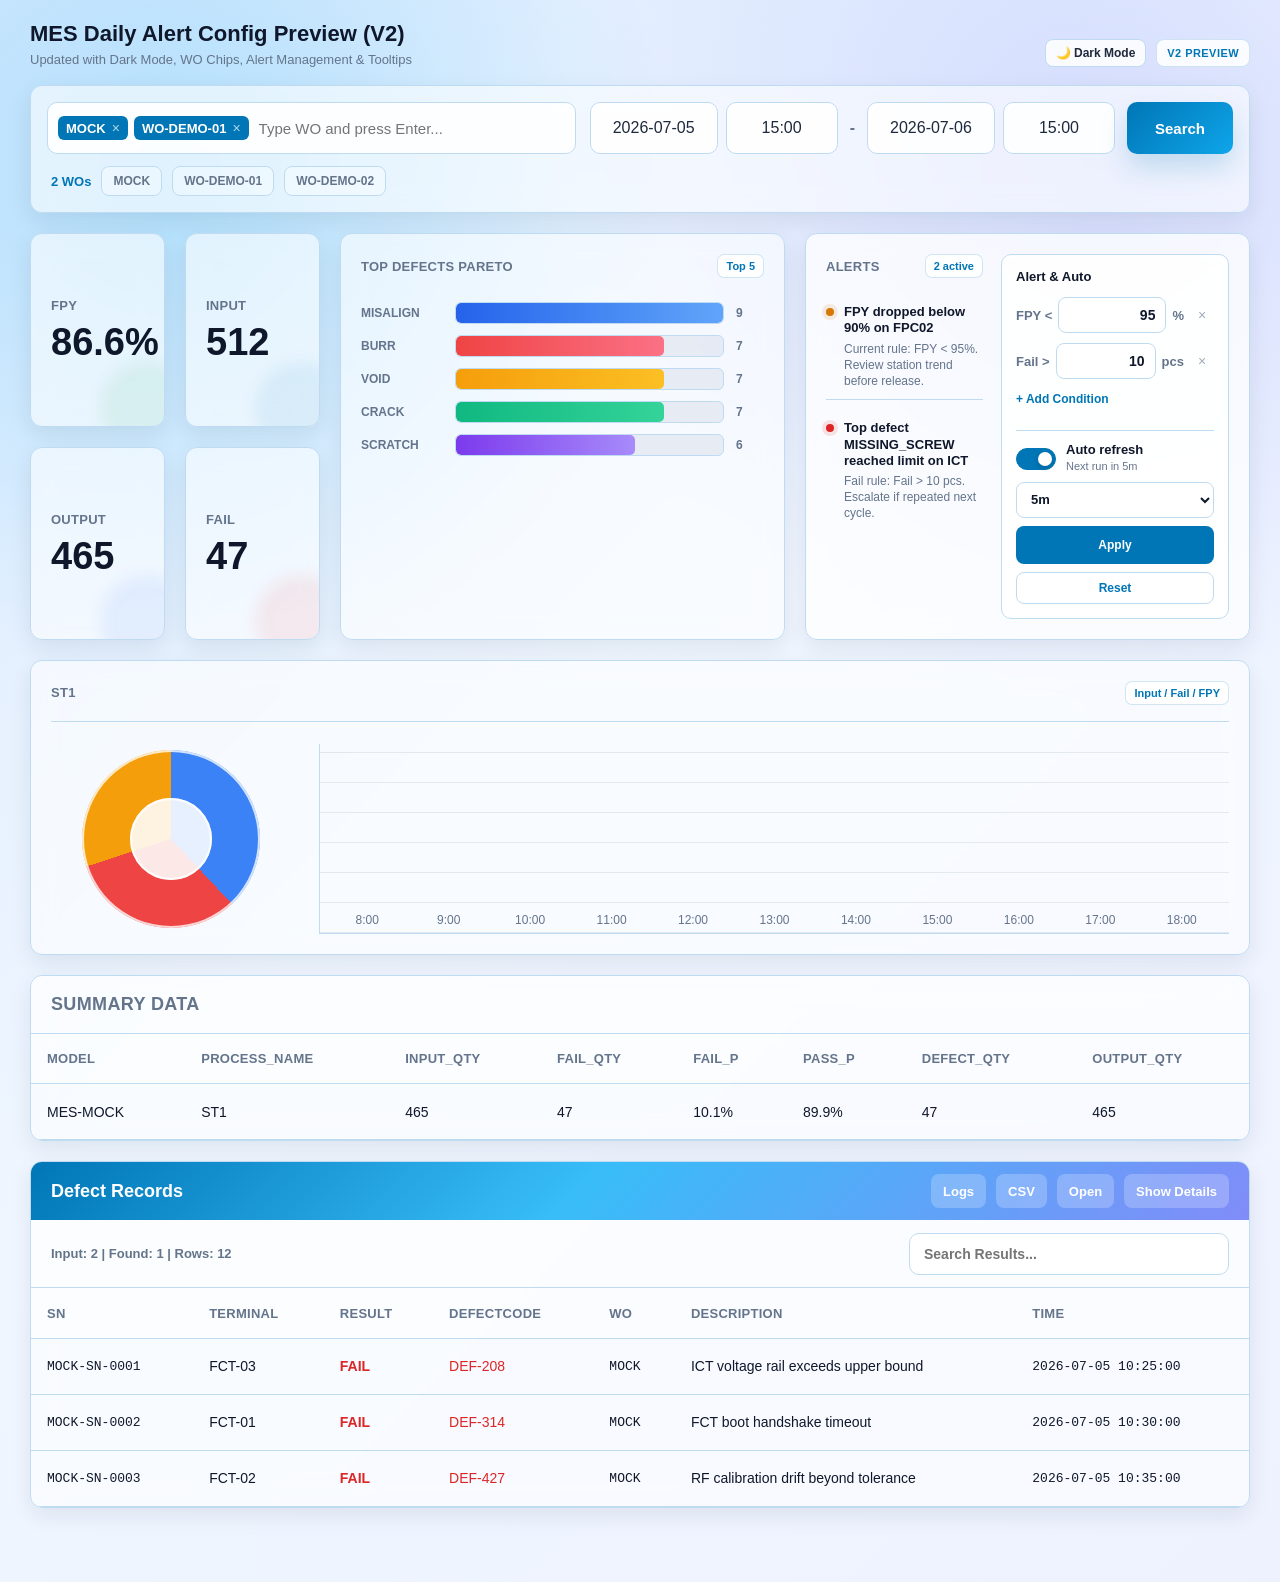
<file: ui/mesdaily-alert-config-preview-v2.html>
<!DOCTYPE html>
<html lang="en">
<head>
    <meta charset="UTF-8">
    <meta name="viewport" content="width=device-width, initial-scale=1.0">
    <title>MES Daily Alert Config Preview - V2</title>
    <style>
        :root {
            --primary: #0076b6;
            --secondary: #38bdf8;
            --violet: #818cf8;
            --panel: rgba(255, 255, 255, 0.58);
            --panel-strong: rgba(255, 255, 255, 0.76);
            --border: #bfdbf1;
            --text: #1e293b;
            --text-strong: #0f172a;
            --muted: #64748b;
            --soft: #eef8ff;
            --green: #16a34a;
            --blue: #2563eb;
            --red: #dc2626;
            --amber: #d97706;
            --shadow: 0 14px 34px rgba(15, 23, 42, 0.10);
            --shadow-soft: 0 8px 22px rgba(15, 23, 42, 0.08);
            --bg-color: #f8fafc;
            --bg-gradient-1: rgba(56, 189, 248, 0.28);
            --bg-gradient-2: rgba(129, 140, 248, 0.24);
            --bg-gradient-3: linear-gradient(135deg, #dbeafe 0%, #eff6ff 44%, #eef2ff 100%);
            --input-bg: rgba(255, 255, 255, 0.88);
            --card-header-bg: rgba(255, 255, 255, 0.36);
            color-scheme: light;
        }

        :root.dark {
            --primary: #38bdf8;
            --secondary: #0284c7;
            --violet: #818cf8;
            --panel: rgba(30, 41, 59, 0.65);
            --panel-strong: rgba(30, 41, 59, 0.85);
            --border: #334155;
            --text: #e2e8f0;
            --text-strong: #f8fafc;
            --muted: #94a3b8;
            --soft: #0f172a;
            --green: #4ade80;
            --blue: #60a5fa;
            --red: #f87171;
            --amber: #fbbf24;
            --bg-color: #0f172a;
            --bg-gradient-1: rgba(2, 132, 199, 0.15);
            --bg-gradient-2: rgba(79, 70, 229, 0.15);
            --bg-gradient-3: linear-gradient(135deg, #0f172a 0%, #1e293b 44%, #0f172a 100%);
            --input-bg: rgba(15, 23, 42, 0.6);
            --card-header-bg: rgba(15, 23, 42, 0.4);
            color-scheme: dark;
        }

        * { box-sizing: border-box; }

        body {
            margin: 0;
            min-height: 100vh;
            font-family: "Segoe UI", Arial, sans-serif;
            color: var(--text);
            background-color: var(--bg-color);
            background-image:
                radial-gradient(circle at 14% 12%, var(--bg-gradient-1), transparent 28%),
                radial-gradient(circle at 86% 10%, var(--bg-gradient-2), transparent 30%),
                var(--bg-gradient-3);
            transition: background-color 0.3s, color 0.3s;
        }

        .page {
            width: min(1220px, calc(100% - 32px));
            margin: 0 auto;
            padding: 20px 0 40px;
        }

        .preview-title {
            display: flex;
            align-items: flex-end;
            justify-content: space-between;
            gap: 16px;
            margin: 2px 0 18px;
        }

        .preview-title h1 {
            margin: 0;
            font-size: 22px;
            line-height: 1.1;
            letter-spacing: 0;
            color: var(--text-strong);
        }

        .preview-title p {
            margin: 6px 0 0;
            font-size: 13px;
            color: var(--muted);
        }

        .header-actions {
            display: flex;
            gap: 10px;
        }

        .theme-toggle {
            display: inline-flex;
            align-items: center;
            min-height: 28px;
            padding: 0 10px;
            border-radius: 8px;
            border: 1px solid var(--border);
            color: var(--text);
            background: var(--input-bg);
            font-size: 12px;
            font-weight: 700;
            cursor: pointer;
        }

        .state-label {
            display: inline-flex;
            align-items: center;
            min-height: 28px;
            padding: 0 10px;
            border-radius: 8px;
            border: 1px solid rgba(0, 118, 182, 0.18);
            color: var(--primary);
            background: var(--input-bg);
            font-size: 11px;
            font-weight: 800;
            text-transform: uppercase;
            letter-spacing: 0.04em;
        }

        .mes-panel {
            display: flex;
            flex-direction: column;
            gap: 20px;
            margin-bottom: 34px;
        }

        .glass-card {
            border: 1px solid var(--border);
            border-radius: 12px;
            background: var(--panel);
            box-shadow: var(--shadow-soft);
            backdrop-filter: blur(12px);
            -webkit-backdrop-filter: blur(12px);
            transition: background 0.3s, border-color 0.3s;
        }

        .control-bar { padding: 16px; }
        .control-row { display: flex; align-items: center; gap: 14px; }

        /* WO Chips Input */
        .wo-chips-container {
            min-height: 52px;
            flex: 1 1 260px;
            border: 1px solid var(--border);
            border-radius: 10px;
            background: var(--input-bg);
            color: var(--text);
            padding: 8px 10px;
            display: flex;
            flex-wrap: wrap;
            gap: 6px;
            align-items: center;
            cursor: text;
            transition: border-color 0.2s, box-shadow 0.2s;
        }

        .wo-chips-container:focus-within {
            border-color: rgba(0, 118, 182, 0.72);
            box-shadow: 0 0 0 3px rgba(56, 189, 248, 0.18);
        }

        .wo-chip {
            display: inline-flex;
            align-items: center;
            gap: 6px;
            background: var(--primary);
            color: white;
            padding: 4px 8px;
            border-radius: 6px;
            font-size: 13px;
            font-weight: 600;
        }

        .wo-chip button {
            background: none;
            border: none;
            color: white;
            cursor: pointer;
            padding: 0;
            display: inline-flex;
            align-items: center;
            justify-content: center;
            font-size: 14px;
            opacity: 0.7;
        }

        .wo-chip button:hover { opacity: 1; }

        .wo-chips-container input {
            border: none;
            background: transparent;
            outline: none;
            font: inherit;
            font-size: 15px;
            color: var(--text);
            flex: 1;
            min-width: 120px;
            padding: 4px;
        }

        .control-tools {
            display: flex;
            align-items: center;
            gap: 12px;
            flex-wrap: wrap;
            justify-content: flex-end;
        }

        .time-group { display: flex; align-items: center; gap: 8px; }

        .time-box {
            width: 112px;
            min-height: 52px;
            border: 1px solid var(--border);
            border-radius: 10px;
            background: var(--input-bg);
            color: var(--text);
            padding: 0 12px;
            text-align: center;
            font: inherit;
            font-size: 16px;
            outline: none;
            transition: border-color 0.2s, box-shadow 0.2s;
        }

        .time-box.date { width: 128px; }
        .time-box:focus {
            border-color: rgba(0, 118, 182, 0.72);
            box-shadow: 0 0 0 3px rgba(56, 189, 248, 0.18);
        }

        .dash { color: var(--muted); font-weight: 700; }

        .primary-btn {
            min-height: 52px;
            border: 0;
            border-radius: 10px;
            padding: 0 28px;
            color: #fff;
            background: linear-gradient(135deg, var(--primary), #0ea5e9);
            font: inherit;
            font-weight: 800;
            font-size: 15px;
            cursor: pointer;
            box-shadow: 0 14px 28px rgba(0, 118, 182, 0.20);
        }

        .meta-row {
            display: flex;
            align-items: center;
            gap: 10px;
            margin-top: 12px;
            padding-left: 4px;
            color: var(--primary);
            font-size: 13px;
            font-weight: 700;
        }

        .history-pill {
            border: 1px solid var(--border);
            border-radius: 8px;
            background: var(--card-header-bg);
            color: var(--muted);
            padding: 7px 11px;
            font-size: 12px;
            font-weight: 600;
        }

        .bento {
            display: grid;
            grid-template-columns: repeat(12, minmax(0, 1fr));
            gap: 20px;
        }

        .kpi-grid {
            grid-column: span 3;
            display: grid;
            grid-template-columns: repeat(2, minmax(0, 1fr));
            gap: 20px;
        }

        .kpi-card {
            min-height: 132px;
            padding: 20px;
            display: flex;
            flex-direction: column;
            justify-content: center;
            overflow: hidden;
            position: relative;
        }

        .kpi-card::after {
            content: "";
            position: absolute;
            right: -28px;
            bottom: -28px;
            width: 92px;
            height: 92px;
            border-radius: 999px;
            background: currentColor;
            opacity: 0.08;
            filter: blur(8px);
        }

        .eyebrow {
            margin: 0 0 10px;
            color: var(--muted);
            font-size: 13px;
            font-weight: 850;
            text-transform: uppercase;
            letter-spacing: 0.02em;
        }

        .kpi-value {
            font-size: 38px;
            line-height: 1;
            font-weight: 900;
            letter-spacing: 0;
            color: var(--text-strong);
        }

        .green { color: var(--green); }
        .blue { color: var(--blue); }
        .red { color: var(--red); }
        .primary { color: var(--primary); }
        .amber { color: var(--amber); }

        .analytics-grid {
            grid-column: span 9;
            display: grid;
            grid-template-columns: 1.1fr 1.1fr;
            gap: 20px;
        }

        .chart-card,
        .alerts-card,
        .summary-card,
        .records-card,
        .save-card {
            overflow: hidden;
        }

        .chart-card,
        .alerts-card {
            min-height: 280px;
            padding: 20px;
        }

        .chart-card {
            display: flex;
            flex-direction: column;
        }

        .alerts-card {
            display: grid;
            grid-template-columns: minmax(0, 1fr) 228px;
            gap: 18px;
            background: var(--panel-strong);
        }

        .card-header {
            display: flex;
            align-items: center;
            justify-content: space-between;
            gap: 12px;
            margin-bottom: 16px;
        }

        .card-title {
            margin: 0;
            color: var(--muted);
            font-size: 13px;
            font-weight: 850;
            text-transform: uppercase;
            letter-spacing: 0.02em;
        }

        .subtle-chip {
            display: inline-flex;
            align-items: center;
            min-height: 24px;
            padding: 0 8px;
            border-radius: 7px;
            border: 1px solid rgba(0, 118, 182, 0.18);
            color: var(--primary);
            background: var(--input-bg);
            font-size: 11px;
            font-weight: 800;
        }

        .empty-box {
            min-height: 120px;
            display: flex;
            align-items: center;
            justify-content: center;
            border: 1px dashed var(--border);
            border-radius: 10px;
            color: var(--muted);
            background: var(--card-header-bg);
            font-size: 14px;
        }

        .pareto {
            display: grid;
            grid-template-columns: 82px minmax(0, 1fr) 28px;
            gap: 11px 12px;
            align-items: center;
            margin-top: 8px;
            color: var(--muted);
            font-size: 12px;
            font-weight: 700;
        }

        .bar-track {
            height: 22px;
            border-radius: 6px;
            background: rgba(148, 163, 184, 0.16);
            overflow: hidden;
            border: 1px solid var(--border);
            position: relative;
        }

        .bar {
            height: 100%;
            border-radius: 5px;
            background: linear-gradient(90deg, #2563eb, #60a5fa);
            cursor: pointer;
        }
        
        .bar:hover {
            filter: brightness(1.1);
        }

        .bar.redbar { background: linear-gradient(90deg, #ef4444, #fb7185); }
        .bar.amberbar { background: linear-gradient(90deg, #f59e0b, #fbbf24); }
        .bar.greenbar { background: linear-gradient(90deg, #10b981, #34d399); }
        .bar.purplebar { background: linear-gradient(90deg, #7c3aed, #a78bfa); }

        .alert-list {
            display: flex;
            flex-direction: column;
            gap: 10px;
        }

        .alert-row {
            display: grid;
            grid-template-columns: 8px minmax(0, 1fr);
            gap: 10px;
            padding: 10px 0;
            border-bottom: 1px solid var(--border);
        }

        .alert-row:last-child { border-bottom: 0; }

        .dot {
            width: 8px;
            height: 8px;
            border-radius: 999px;
            margin-top: 5px;
            background: var(--amber);
            box-shadow: 0 0 0 4px rgba(217, 119, 6, 0.13);
        }

        .dot.critical {
            background: var(--red);
            box-shadow: 0 0 0 4px rgba(220, 38, 38, 0.12);
        }

        .alert-row strong {
            display: block;
            color: var(--text-strong);
            font-size: 13px;
            line-height: 1.25;
        }

        .alert-row span {
            display: block;
            margin-top: 4px;
            color: var(--muted);
            font-size: 12px;
            line-height: 1.35;
        }

        .rules-box {
            border: 1px solid var(--border);
            border-radius: 10px;
            background: var(--input-bg);
            padding: 14px;
            align-self: start;
        }

        .rules-title {
            display: flex;
            align-items: center;
            justify-content: space-between;
            gap: 10px;
            margin-bottom: 12px;
        }

        .rules-title h3 {
            margin: 0;
            font-size: 13px;
            color: var(--text-strong);
            font-weight: 850;
        }

        .saved {
            color: var(--green);
            font-size: 11px;
            font-weight: 800;
            opacity: 0;
            transition: opacity 0.3s;
        }
        
        .saved.show {
            opacity: 1;
        }

        .rule-line {
            display: grid;
            grid-template-columns: auto minmax(50px, 1fr) auto 24px;
            align-items: center;
            gap: 6px;
            min-height: 38px;
            color: var(--muted);
            font-size: 13px;
            font-weight: 700;
            margin-bottom: 8px;
        }

        .rule-line .delete-rule {
            display: inline-flex;
            align-items: center;
            justify-content: center;
            width: 24px;
            height: 24px;
            color: var(--muted);
            cursor: pointer;
            border-radius: 4px;
            background: none;
            border: none;
            font-size: 14px;
            opacity: 0.6;
            transition: opacity 0.2s, background 0.2s, color 0.2s;
        }

        .rule-line .delete-rule:hover {
            opacity: 1;
            color: var(--red);
            background: rgba(220, 38, 38, 0.1);
        }

        .add-rule-btn {
            display: inline-flex;
            align-items: center;
            gap: 4px;
            background: none;
            border: none;
            color: var(--primary);
            font-size: 12px;
            font-weight: 700;
            cursor: pointer;
            padding: 4px 0;
            margin-bottom: 8px;
        }
        
        .add-rule-btn:hover {
            text-decoration: underline;
        }

        .rule-divider {
            height: 1px;
            margin: 12px 0;
            background: var(--border);
        }

        .auto-line {
            display: grid;
            grid-template-columns: auto minmax(0, 1fr);
            align-items: center;
            gap: 10px;
            margin-bottom: 8px;
        }

        .toggle {
            width: 40px;
            height: 22px;
            border-radius: 999px;
            border: 1px solid var(--border);
            background: rgba(0, 118, 182, 0.12);
            position: relative;
            cursor: pointer;
        }

        .toggle::after {
            content: "";
            position: absolute;
            top: 3px;
            left: 3px;
            width: 14px;
            height: 14px;
            border-radius: 999px;
            background: #fff;
            box-shadow: 0 2px 5px rgba(15, 23, 42, 0.18);
            transition: left 0.2s;
        }

        .toggle.on {
            background: var(--primary);
            border-color: var(--primary);
        }

        .toggle.on::after {
            left: 21px;
        }

        .auto-copy {
            display: flex;
            flex-direction: column;
            gap: 2px;
            min-width: 0;
        }

        .auto-copy strong {
            color: var(--text-strong);
            font-size: 13px;
            line-height: 1.15;
        }

        .auto-copy span {
            color: var(--muted);
            font-size: 11px;
            line-height: 1.25;
        }

        .auto-select {
            width: 100%;
            min-height: 36px;
            border: 1px solid var(--border);
            border-radius: 8px;
            background: var(--input-bg);
            color: var(--text-strong);
            padding: 0 10px;
            font: inherit;
            font-size: 13px;
            font-weight: 750;
            outline: none;
        }

        .rule-input {
            width: 100%;
            min-height: 36px;
            border: 1px solid var(--border);
            border-radius: 8px;
            background: var(--input-bg);
            color: var(--text-strong);
            padding: 0 10px;
            text-align: right;
            font: inherit;
            font-size: 14px;
            outline: none;
        }
        
        .rule-input:focus {
            border-color: rgba(0, 118, 182, 0.72);
            box-shadow: 0 0 0 3px rgba(56, 189, 248, 0.18);
        }

        .apply-btn {
            width: 100%;
            min-height: 38px;
            margin-top: 8px;
            border: 0;
            border-radius: 8px;
            color: #fff;
            background: var(--primary);
            font: inherit;
            font-size: 12px;
            font-weight: 850;
            cursor: pointer;
            display: flex;
            align-items: center;
            justify-content: center;
            gap: 6px;
            transition: background 0.2s, color 0.2s;
        }
        
        .apply-btn.loading {
            background: var(--muted);
            pointer-events: none;
        }
        
        .apply-btn.success {
            background: var(--green);
        }

        .ghost-btn {
            width: 100%;
            min-height: 32px;
            margin-top: 8px;
            border: 1px solid var(--border);
            border-radius: 8px;
            color: var(--primary);
            background: var(--card-header-bg);
            font: inherit;
            font-size: 12px;
            font-weight: 800;
            cursor: pointer;
        }

        .station-card {
            grid-column: span 12;
            padding: 20px;
            min-height: 220px;
        }

        .station-body {
            display: grid;
            grid-template-columns: 240px minmax(0, 1fr);
            gap: 28px;
            align-items: center;
            border-top: 1px solid var(--border);
            padding-top: 22px;
        }

        .donut {
            width: 178px;
            height: 178px;
            border-radius: 999px;
            background: conic-gradient(#3b82f6 0 38%, #ef4444 38% 70%, #f59e0b 70% 100%);
            position: relative;
            margin: auto;
            box-shadow: inset 0 0 0 2px rgba(255,255,255,0.78);
        }

        .donut::after {
            content: "";
            position: absolute;
            inset: 48px;
            border-radius: 999px;
            background: var(--input-bg);
            box-shadow: inset 0 0 0 2px rgba(255,255,255,0.86);
        }

        .trend {
            height: 190px;
            display: flex;
            align-items: end;
            gap: 11px;
            padding: 18px 12px 28px;
            border-left: 1px solid var(--border);
            border-bottom: 1px solid var(--border);
            background:
                repeating-linear-gradient(to top, rgba(100, 116, 139, 0.14), rgba(100, 116, 139, 0.14) 1px, transparent 1px, transparent 30px);
        }

        .trend-col {
            flex: 1;
            min-width: 20px;
            position: relative;
            display: flex;
            align-items: end;
            justify-content: center;
            gap: 3px;
        }
        
        .trend-col:hover .input-bar, .trend-col:hover .fail-bar {
            filter: brightness(1.2);
            cursor: pointer;
        }

        .input-bar,
        .fail-bar {
            width: 40%;
            border-radius: 3px 3px 0 0;
            transition: filter 0.2s;
        }

        .input-bar { background: linear-gradient(180deg, #60a5fa, #3b82f6); }
        .fail-bar { background: linear-gradient(180deg, #fb7185, #ef4444); }

        .x-label {
            position: absolute;
            bottom: -22px;
            left: 50%;
            transform: translateX(-50%);
            color: var(--muted);
            font-size: 12px;
        }

        .summary-card {
            grid-column: span 12;
        }

        .section-head {
            min-height: 58px;
            display: flex;
            align-items: center;
            justify-content: space-between;
            gap: 14px;
            padding: 0 20px;
            border-bottom: 1px solid var(--border);
            background: var(--card-header-bg);
        }

        .section-head.gradient {
            min-height: 58px;
            border: 0;
            color: #fff;
            background: linear-gradient(135deg, var(--primary) 0%, var(--secondary) 45%, var(--violet) 100%);
        }

        .section-head h2 {
            margin: 0;
            font-size: 18px;
            line-height: 1;
        }

        .head-actions {
            display: flex;
            align-items: center;
            gap: 10px;
            flex-wrap: wrap;
            justify-content: flex-end;
        }

        .mini-btn {
            min-height: 34px;
            border: 0;
            border-radius: 8px;
            padding: 0 12px;
            color: #fff;
            background: rgba(255, 255, 255, 0.22);
            font: inherit;
            font-size: 13px;
            font-weight: 800;
            cursor: pointer;
        }

        .records-toolbar {
            min-height: 68px;
            display: flex;
            align-items: center;
            justify-content: space-between;
            gap: 16px;
            padding: 0 20px;
            border-bottom: 1px solid var(--border);
            color: var(--muted);
            background: var(--card-header-bg);
            font-size: 13px;
            font-weight: 700;
        }

        .search-box {
            position: relative;
            width: min(320px, 42vw);
        }

        .search-box input {
            width: 100%;
            min-height: 42px;
            border: 1px solid var(--border);
            border-radius: 10px;
            background: var(--input-bg);
            color: var(--text-strong);
            padding: 0 14px;
            font: inherit;
            font-size: 14px;
            outline: none;
        }

        .table-wrap {
            overflow-x: auto;
        }

        table {
            width: 100%;
            min-width: 920px;
            border-collapse: collapse;
            text-align: left;
            white-space: nowrap;
        }

        th {
            height: 50px;
            padding: 0 16px;
            border-bottom: 1px solid var(--border);
            color: var(--muted);
            font-size: 13px;
            font-weight: 850;
            text-transform: uppercase;
            letter-spacing: 0.02em;
            background: var(--card-header-bg);
        }

        td {
            height: 56px;
            padding: 0 16px;
            color: var(--text-strong);
            font-size: 14px;
            border-bottom: 1px solid var(--border);
        }

        .empty-row td {
            text-align: center;
            color: var(--muted);
            height: 86px;
        }

        .mono {
            font-family: "Consolas", "SFMono-Regular", monospace;
            font-size: 13px;
        }

        .result-fail {
            color: var(--red);
            font-weight: 900;
        }

        .save-card {
            margin-top: 0;
        }

        .save-body {
            padding: 20px 24px 24px;
            display: flex;
            flex-direction: column;
            gap: 16px;
        }

        .check-line {
            display: flex;
            align-items: center;
            gap: 12px;
            color: var(--text-strong);
            font-size: 14px;
        }

        .fake-check {
            width: 20px;
            height: 20px;
            border: 1px solid var(--muted);
            border-radius: 4px;
            background: var(--input-bg);
        }

        .output-row {
            display: grid;
            grid-template-columns: minmax(0, 1fr) 140px;
            gap: 14px;
        }

        .output-input {
            min-height: 52px;
            border: 1px solid var(--border);
            border-radius: 10px;
            background: var(--input-bg);
            color: var(--text-strong);
            padding: 0 16px;
            font: inherit;
            font-size: 16px;
            outline: none;
        }

        .browse-btn {
            min-height: 52px;
            border: 1px solid var(--border);
            border-radius: 10px;
            color: var(--muted);
            background: var(--card-header-bg);
            font: inherit;
            font-weight: 750;
            cursor: pointer;
        }

        @media (max-width: 980px) {
            .control-row,
            .records-toolbar {
                align-items: stretch;
                flex-direction: column;
            }

            .control-tools,
            .time-group,
            .primary-btn,
            .search-box { width: 100%; }

            .time-box,
            .time-box.date { width: 100%; }

            .kpi-grid,
            .analytics-grid,
            .station-card,
            .summary-card { grid-column: span 12; }

            .alerts-card { grid-template-columns: 1fr; }
            .station-body { grid-template-columns: 1fr; }
            .output-row { grid-template-columns: 1fr; }
        }
    </style>
</head>
<body>
    <main class="page">
        <div class="preview-title">
            <div>
                <h1>MES Daily Alert Config Preview (V2)</h1>
                <p>Updated with Dark Mode, WO Chips, Alert Management & Tooltips</p>
            </div>
            <div class="header-actions">
                <button class="theme-toggle" id="themeToggle">🌙 Dark Mode</button>
                <span class="state-label">V2 Preview</span>
            </div>
        </div>

        <!-- MOCK State -->
        <section class="mes-panel">
            <div class="glass-card control-bar">
                <div class="control-row">
                    <!-- Updated WO Input: Chips Container -->
                    <div class="wo-chips-container" id="woChips">
                        <div class="wo-chip">MOCK <button title="Remove">×</button></div>
                        <div class="wo-chip">WO-DEMO-01 <button title="Remove">×</button></div>
                        <input type="text" placeholder="Type WO and press Enter..." id="woInput">
                    </div>
                    
                    <div class="control-tools">
                        <div class="time-group">
                            <input class="time-box date" value="2026-07-05" readonly>
                            <input class="time-box" value="15:00">
                        </div>
                        <span class="dash">-</span>
                        <div class="time-group">
                            <input class="time-box date" value="2026-07-06" readonly>
                            <input class="time-box" value="15:00">
                        </div>
                        <button class="primary-btn">Search</button>
                    </div>
                </div>
                <div class="meta-row">
                    <span>2 WOs</span>
                    <span class="history-pill">MOCK</span>
                    <span class="history-pill">WO-DEMO-01</span>
                    <span class="history-pill">WO-DEMO-02</span>
                </div>
            </div>

            <div class="bento">
                <div class="kpi-grid">
                    <div class="glass-card kpi-card green">
                        <p class="eyebrow">FPY</p>
                        <div class="kpi-value">86.6%</div>
                    </div>
                    <div class="glass-card kpi-card primary">
                        <p class="eyebrow">Input</p>
                        <div class="kpi-value">512</div>
                    </div>
                    <div class="glass-card kpi-card blue">
                        <p class="eyebrow">Output</p>
                        <div class="kpi-value">465</div>
                    </div>
                    <div class="glass-card kpi-card red">
                        <p class="eyebrow">Fail</p>
                        <div class="kpi-value">47</div>
                    </div>
                </div>

                <div class="analytics-grid">
                    <div class="glass-card chart-card">
                        <div class="card-header">
                            <p class="card-title">Top Defects Pareto</p>
                            <span class="subtle-chip">Top 5</span>
                        </div>
                        <div class="pareto">
                            <span>MISALIGN</span><div class="bar-track" title="MISALIGN: 9 pcs"><div class="bar" style="width: 100%"></div></div><span>9</span>
                            <span>BURR</span><div class="bar-track" title="BURR: 7 pcs"><div class="bar redbar" style="width: 78%"></div></div><span>7</span>
                            <span>VOID</span><div class="bar-track" title="VOID: 7 pcs"><div class="bar amberbar" style="width: 78%"></div></div><span>7</span>
                            <span>CRACK</span><div class="bar-track" title="CRACK: 7 pcs"><div class="bar greenbar" style="width: 78%"></div></div><span>7</span>
                            <span>SCRATCH</span><div class="bar-track" title="SCRATCH: 6 pcs"><div class="bar purplebar" style="width: 67%"></div></div><span>6</span>
                        </div>
                    </div>

                    <div class="glass-card alerts-card">
                        <div>
                            <div class="card-header">
                                <p class="card-title red">Alerts</p>
                                <span class="subtle-chip amber">2 active</span>
                            </div>
                            <div class="alert-list">
                                <div class="alert-row">
                                    <span class="dot"></span>
                                    <div>
                                        <strong>FPY dropped below 90% on FPC02</strong>
                                        <span>Current rule: FPY &lt; 95%. Review station trend before release.</span>
                                    </div>
                                </div>
                                <div class="alert-row">
                                    <span class="dot critical"></span>
                                    <div>
                                        <strong>Top defect MISSING_SCREW reached limit on ICT</strong>
                                        <span>Fail rule: Fail &gt; 10 pcs. Escalate if repeated next cycle.</span>
                                    </div>
                                </div>
                            </div>
                        </div>

                        <aside class="rules-box">
                            <div class="rules-title">
                                <h3>Alert & Auto</h3>
                                <span class="saved" id="saveStatus">✓ Saved</span>
                            </div>
                            
                            <!-- Alert Rules List -->
                            <div id="rulesList">
                                <div class="rule-line">
                                    <span>FPY &lt;</span>
                                    <input class="rule-input" value="95">
                                    <span>%</span>
                                    <button class="delete-rule" title="Delete Rule">×</button>
                                </div>
                                <div class="rule-line">
                                    <span>Fail &gt;</span>
                                    <input class="rule-input" value="10">
                                    <span>pcs</span>
                                    <button class="delete-rule" title="Delete Rule">×</button>
                                </div>
                            </div>
                            
                            <!-- Add Rule Button -->
                            <button class="add-rule-btn" id="addRuleBtn">+ Add Condition</button>
                            
                            <div class="rule-divider"></div>
                            <div class="auto-line">
                                <span class="toggle on" id="autoToggle"></span>
                                <span class="auto-copy">
                                    <strong>Auto refresh</strong>
                                    <span>Next run in 5m</span>
                                </span>
                            </div>
                            <select class="auto-select">
                                <option selected>5m</option>
                                <option>10m</option>
                                <option>30m</option>
                            </select>
                            
                            <!-- Updated Apply Button -->
                            <button class="apply-btn" id="applyBtn">Apply</button>
                            <button class="ghost-btn">Reset</button>
                        </aside>
                    </div>
                </div>

                <div class="glass-card station-card">
                    <div class="card-header">
                        <p class="card-title">ST1</p>
                        <span class="subtle-chip">Input / Fail / FPY</span>
                    </div>
                    <div class="station-body">
                        <div class="donut" aria-hidden="true" title="Yield Distribution: 89.9% Pass, 10.1% Fail"></div>
                        <div class="trend" aria-hidden="true">
                            <div class="trend-col" title="8:00 - Input: 78, Fail: 10"><div class="input-bar" style="height: 78%"></div><div class="fail-bar" style="height: 10%"></div><span class="x-label">8:00</span></div>
                            <div class="trend-col" title="9:00 - Input: 72, Fail: 3"><div class="input-bar" style="height: 72%"></div><div class="fail-bar" style="height: 3%"></div><span class="x-label">9:00</span></div>
                            <div class="trend-col" title="10:00 - Input: 88, Fail: 6"><div class="input-bar" style="height: 88%"></div><div class="fail-bar" style="height: 6%"></div><span class="x-label">10:00</span></div>
                            <div class="trend-col" title="11:00 - Input: 68, Fail: 4"><div class="input-bar" style="height: 68%"></div><div class="fail-bar" style="height: 4%"></div><span class="x-label">11:00</span></div>
                            <div class="trend-col" title="12:00 - Input: 75, Fail: 10"><div class="input-bar" style="height: 75%"></div><div class="fail-bar" style="height: 10%"></div><span class="x-label">12:00</span></div>
                            <div class="trend-col" title="13:00 - Input: 86, Fail: 5"><div class="input-bar" style="height: 86%"></div><div class="fail-bar" style="height: 5%"></div><span class="x-label">13:00</span></div>
                            <div class="trend-col" title="14:00 - Input: 82, Fail: 9"><div class="input-bar" style="height: 82%"></div><div class="fail-bar" style="height: 9%"></div><span class="x-label">14:00</span></div>
                            <div class="trend-col" title="15:00 - Input: 66, Fail: 5"><div class="input-bar" style="height: 66%"></div><div class="fail-bar" style="height: 5%"></div><span class="x-label">15:00</span></div>
                            <div class="trend-col" title="16:00 - Input: 78, Fail: 9"><div class="input-bar" style="height: 78%"></div><div class="fail-bar" style="height: 9%"></div><span class="x-label">16:00</span></div>
                            <div class="trend-col" title="17:00 - Input: 63, Fail: 5"><div class="input-bar" style="height: 63%"></div><div class="fail-bar" style="height: 5%"></div><span class="x-label">17:00</span></div>
                            <div class="trend-col" title="18:00 - Input: 66, Fail: 5"><div class="input-bar" style="height: 66%"></div><div class="fail-bar" style="height: 5%"></div><span class="x-label">18:00</span></div>
                        </div>
                    </div>
                </div>

                <div class="glass-card summary-card">
                    <div class="section-head">
                        <h2 class="card-title primary">Summary Data</h2>
                    </div>
                    <div class="table-wrap">
                        <table>
                            <thead>
                                <tr>
                                    <th>Model</th>
                                    <th>Process_Name</th>
                                    <th>Input_Qty</th>
                                    <th>Fail_Qty</th>
                                    <th>Fail_P</th>
                                    <th>Pass_P</th>
                                    <th>Defect_Qty</th>
                                    <th>Output_Qty</th>
                                </tr>
                            </thead>
                            <tbody>
                                <tr>
                                    <td>MES-MOCK</td>
                                    <td>ST1</td>
                                    <td>465</td>
                                    <td>47</td>
                                    <td>10.1%</td>
                                    <td>89.9%</td>
                                    <td>47</td>
                                    <td>465</td>
                                </tr>
                            </tbody>
                        </table>
                    </div>
                </div>
            </div>

            <section class="glass-card records-card">
                <div class="section-head gradient">
                    <h2>Defect Records</h2>
                    <div class="head-actions">
                        <button class="mini-btn">Logs</button>
                        <button class="mini-btn">CSV</button>
                        <button class="mini-btn">Open</button>
                        <button class="mini-btn detail-toggle">Show Details</button>
                    </div>
                </div>
                <div class="records-toolbar">
                    <span>Input: 2 | Found: 1 | Rows: 12</span>
                    <div class="search-box"><input placeholder="Search Results..."></div>
                </div>
                <div class="table-wrap">
                    <table class="records-table hide-details">
                        <thead>
                            <tr>
                                <th>SN</th>
                                <th>Terminal</th>
                                <th>Result</th>
                                <th>DefectCode</th>
                                <th class="detail-col">WO</th>
                                <th class="detail-col">Description</th>
                                <th>Time</th>
                            </tr>
                        </thead>
                        <tbody>
                            <tr>
                                <td class="mono">MOCK-SN-0001</td>
                                <td>FCT-03</td>
                                <td class="result-fail">FAIL</td>
                                <td class="red">DEF-208</td>
                                <td class="mono detail-col">MOCK</td>
                                <td class="detail-col">ICT voltage rail exceeds upper bound</td>
                                <td class="mono">2026-07-05 10:25:00</td>
                            </tr>
                            <tr>
                                <td class="mono">MOCK-SN-0002</td>
                                <td>FCT-01</td>
                                <td class="result-fail">FAIL</td>
                                <td class="red">DEF-314</td>
                                <td class="mono detail-col">MOCK</td>
                                <td class="detail-col">FCT boot handshake timeout</td>
                                <td class="mono">2026-07-05 10:30:00</td>
                            </tr>
                            <tr>
                                <td class="mono">MOCK-SN-0003</td>
                                <td>FCT-02</td>
                                <td class="result-fail">FAIL</td>
                                <td class="red">DEF-427</td>
                                <td class="mono detail-col">MOCK</td>
                                <td class="detail-col">RF calibration drift beyond tolerance</td>
                                <td class="mono">2026-07-05 10:35:00</td>
                            </tr>
                        </tbody>
                    </table>
                </div>
            </section>
        </section>
    </main>

    <script>
        // 1. Dark Mode Toggle
        const themeToggle = document.getElementById('themeToggle');
        themeToggle.addEventListener('click', () => {
            document.documentElement.classList.toggle('dark');
            const isDark = document.documentElement.classList.contains('dark');
            themeToggle.textContent = isDark ? '☀️ Light Mode' : '🌙 Dark Mode';
        });

        // 2. WO Chips Input Logic
        const woInput = document.getElementById('woInput');
        const woChipsContainer = document.getElementById('woChips');
        
        function createChip(text) {
            const chip = document.createElement('div');
            chip.className = 'wo-chip';
            chip.innerHTML = \`\${text} <button title="Remove">×</button>\`;
            chip.querySelector('button').addEventListener('click', () => chip.remove());
            return chip;
        }

        woInput.addEventListener('keydown', (e) => {
            if (e.key === 'Enter' || e.key === ',') {
                e.preventDefault();
                const text = woInput.value.trim().replace(/,$/, '');
                if (text) {
                    woChipsContainer.insertBefore(createChip(text), woInput);
                    woInput.value = '';
                }
            }
        });
        
        // Handle delete clicks on existing chips
        woChipsContainer.querySelectorAll('.wo-chip button').forEach(btn => {
            btn.addEventListener('click', (e) => e.target.parentElement.remove());
        });

        // 3. Toggle Details
        document.querySelectorAll('.detail-toggle').forEach((button) => {
            button.addEventListener('click', () => {
                const panel = button.closest('.records-card');
                const table = panel && panel.querySelector('.records-table');
                if (!table) return;
                table.classList.toggle('hide-details');
                button.textContent = table.classList.contains('hide-details') ? 'Show Details' : 'Hide Details';
            });
        });

        // 4. Alert Rules Management
        const autoToggle = document.getElementById('autoToggle');
        autoToggle.addEventListener('click', () => autoToggle.classList.toggle('on'));

        // Delete Rule
        document.getElementById('rulesList').addEventListener('click', (e) => {
            if (e.target.classList.contains('delete-rule')) {
                e.target.parentElement.remove();
            }
        });

        // Add Rule
        document.getElementById('addRuleBtn').addEventListener('click', () => {
            const list = document.getElementById('rulesList');
            const newRule = document.createElement('div');
            newRule.className = 'rule-line';
            newRule.innerHTML = \`
                <select class="auto-select" style="min-height: 32px; width: 80px; padding: 0 4px;">
                    <option>Fail &gt;</option>
                    <option>FPY &lt;</option>
                    <option>Consecutive</option>
                </select>
                <input class="rule-input" value="3">
                <span>pcs</span>
                <button class="delete-rule" title="Delete Rule">×</button>
            \`;
            list.appendChild(newRule);
        });

        // 5. Apply Button Feedback
        const applyBtn = document.getElementById('applyBtn');
        const saveStatus = document.getElementById('saveStatus');

        applyBtn.addEventListener('click', () => {
            if (applyBtn.classList.contains('loading')) return;
            
            // Loading state
            applyBtn.classList.add('loading');
            applyBtn.innerHTML = '⟳ Saving...';
            saveStatus.classList.remove('show');
            
            // Simulate network request
            setTimeout(() => {
                applyBtn.classList.remove('loading');
                applyBtn.classList.add('success');
                applyBtn.innerHTML = '✓ Saved';
                saveStatus.classList.add('show');
                
                // Reset button
                setTimeout(() => {
                    applyBtn.classList.remove('success');
                    applyBtn.innerHTML = 'Apply';
                }, 2000);
            }, 800);
        });
    </script>
</body>
</html>
</file>
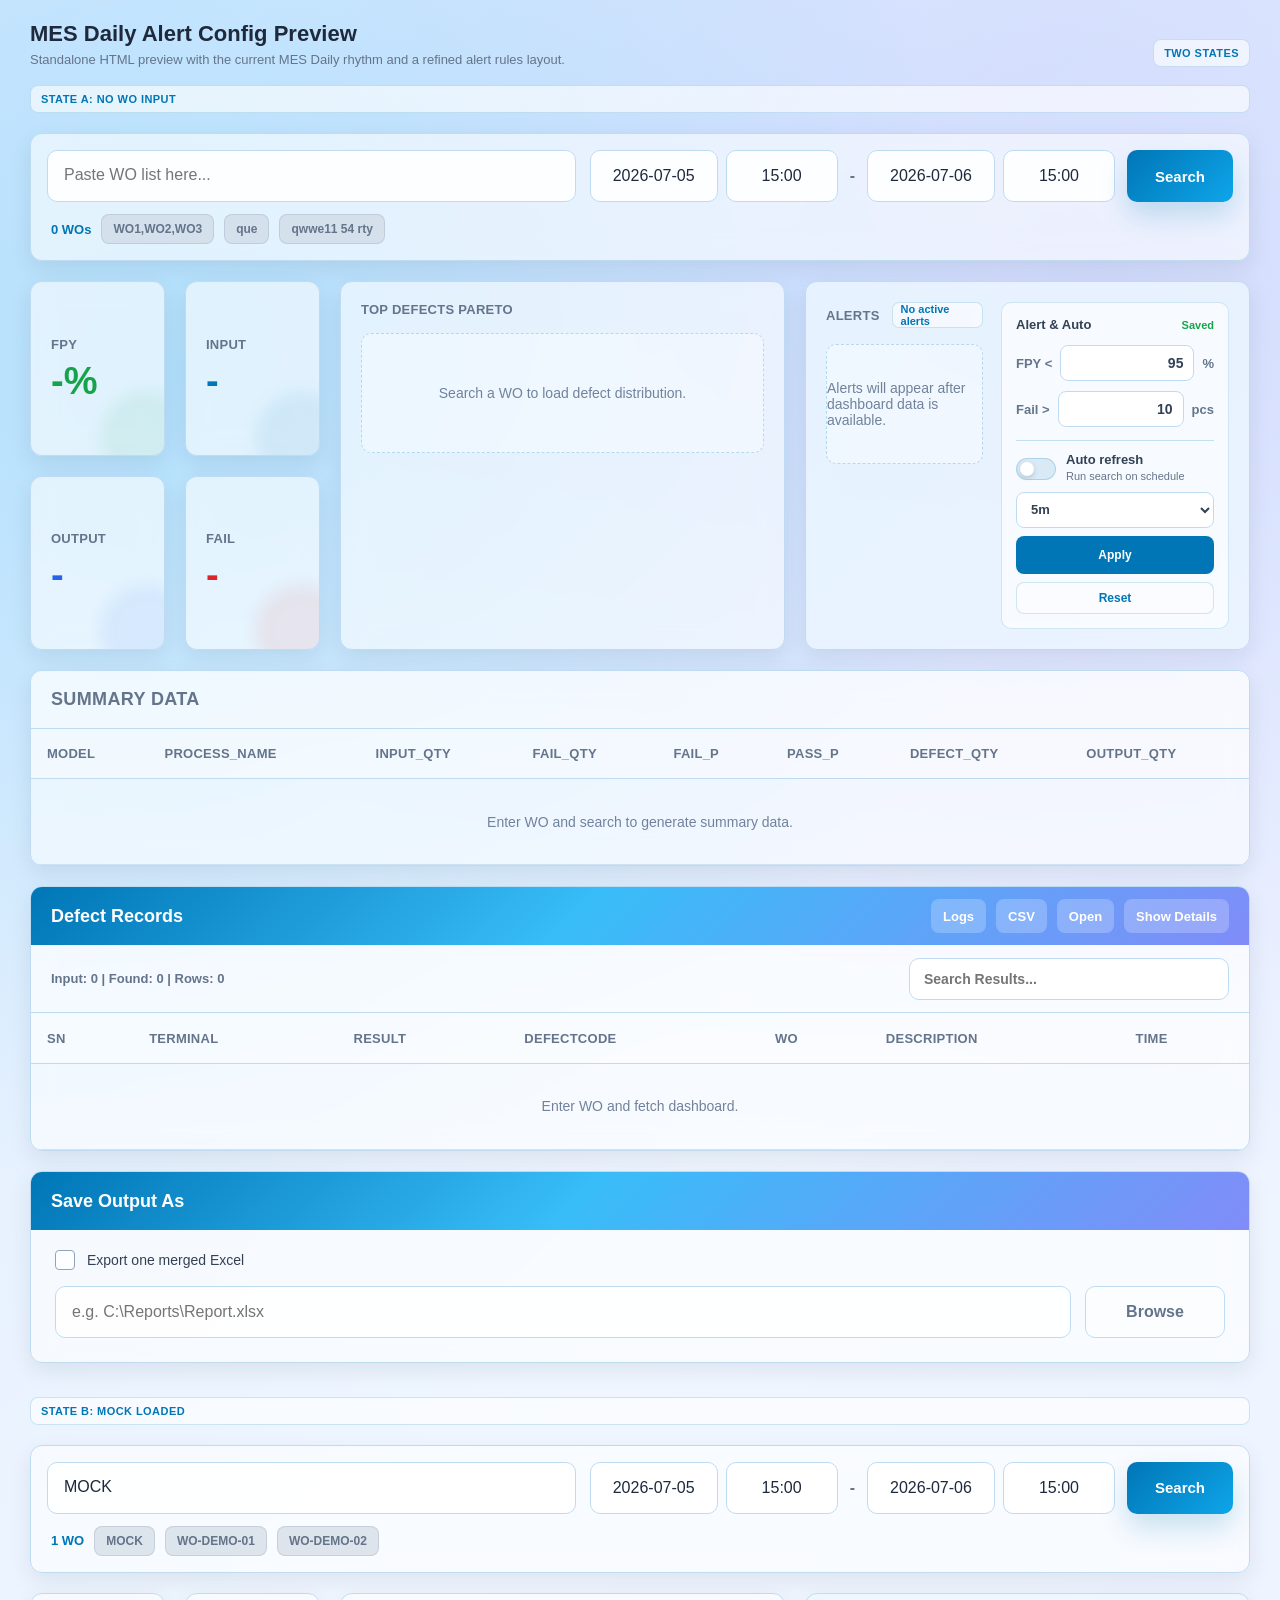
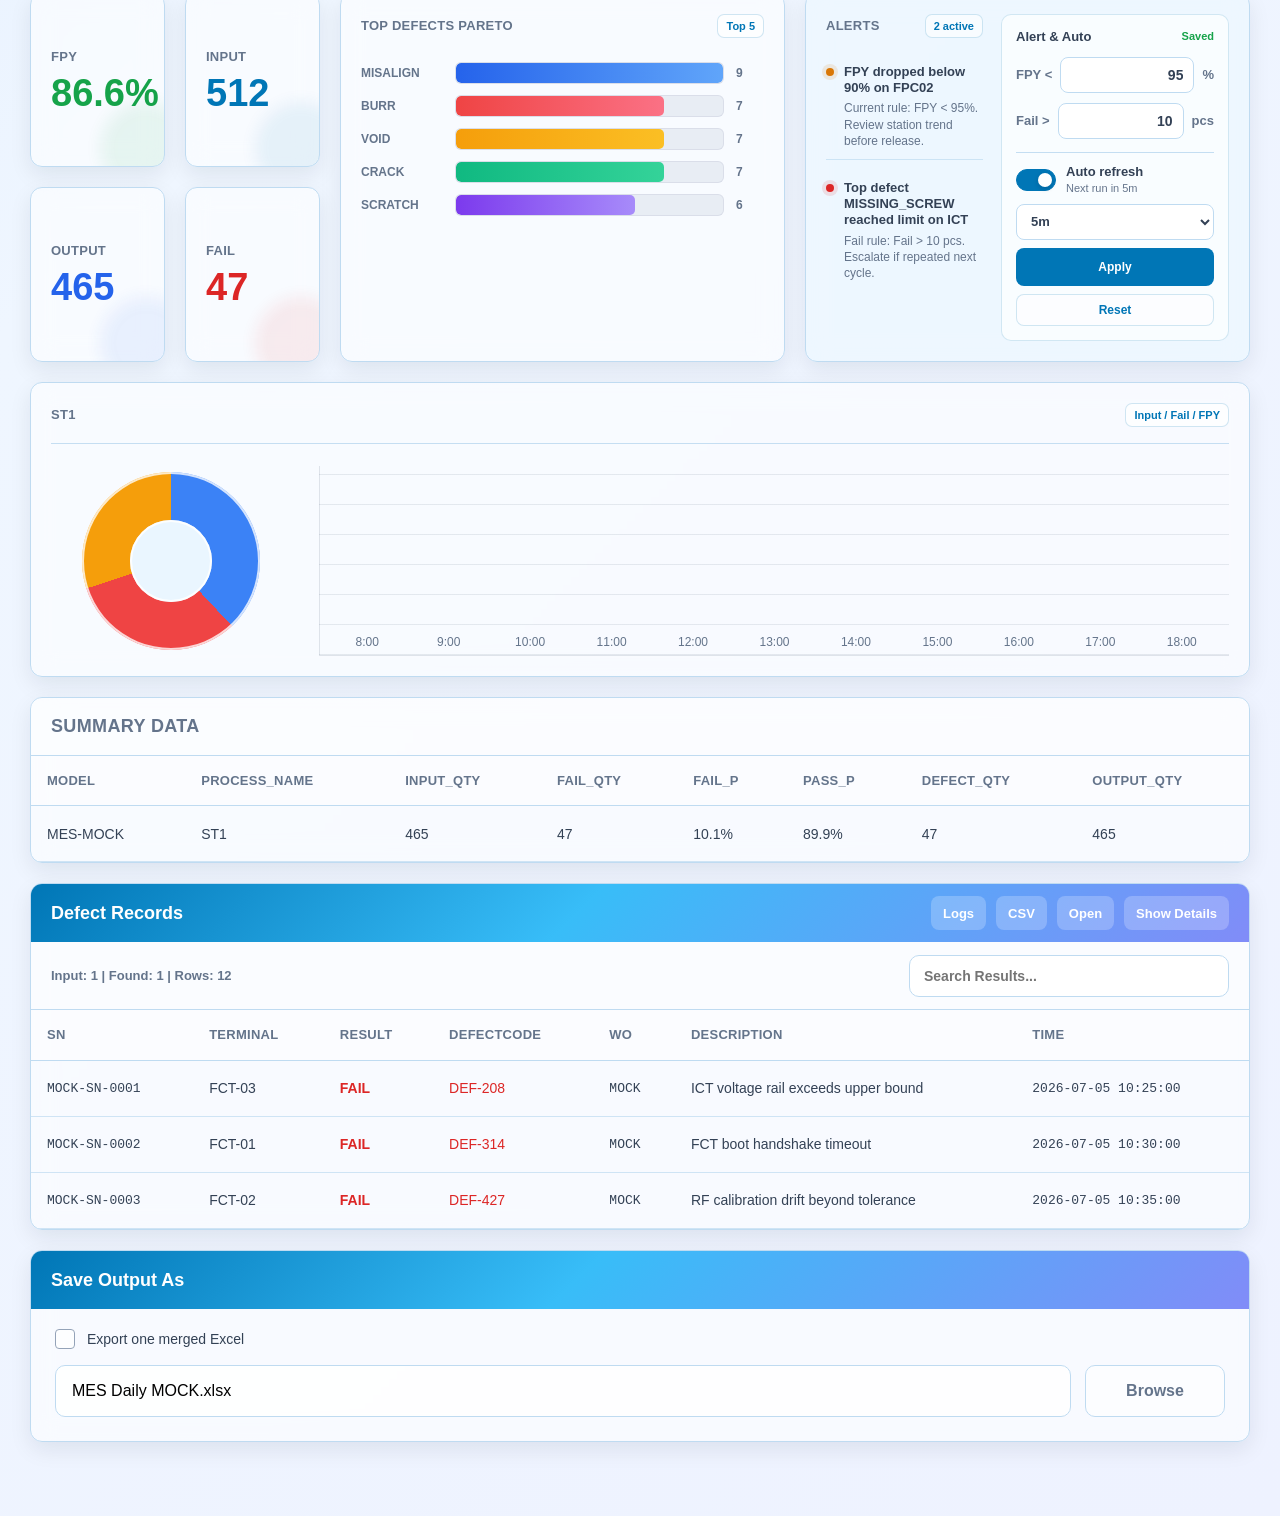
<file: ui/mesdaily-alert-config-preview.html>
<!DOCTYPE html>
<html lang="en">
<head>
    <meta charset="UTF-8">
    <meta name="viewport" content="width=device-width, initial-scale=1.0">
    <title>MES Daily Alert Config Preview</title>
    <style>
        :root {
            --primary: #0076b6;
            --secondary: #38bdf8;
            --violet: #818cf8;
            --panel: rgba(255, 255, 255, 0.58);
            --panel-strong: rgba(255, 255, 255, 0.76);
            --border: #bfdbf1;
            --text: #1e293b;
            --muted: #64748b;
            --soft: #eef8ff;
            --green: #16a34a;
            --blue: #2563eb;
            --red: #dc2626;
            --amber: #d97706;
            --shadow: 0 14px 34px rgba(15, 23, 42, 0.10);
            --shadow-soft: 0 8px 22px rgba(15, 23, 42, 0.08);
            color-scheme: light;
        }

        * { box-sizing: border-box; }

        body {
            margin: 0;
            min-height: 100vh;
            font-family: "Segoe UI", Arial, sans-serif;
            color: var(--text);
            background:
                radial-gradient(circle at 14% 12%, rgba(56, 189, 248, 0.28), transparent 28%),
                radial-gradient(circle at 86% 10%, rgba(129, 140, 248, 0.24), transparent 30%),
                linear-gradient(135deg, #dbeafe 0%, #eff6ff 44%, #eef2ff 100%);
        }

        .page {
            width: min(1220px, calc(100% - 32px));
            margin: 0 auto;
            padding: 20px 0 40px;
        }

        .preview-title {
            display: flex;
            align-items: flex-end;
            justify-content: space-between;
            gap: 16px;
            margin: 2px 0 18px;
        }

        .preview-title h1 {
            margin: 0;
            font-size: 22px;
            line-height: 1.1;
            letter-spacing: 0;
        }

        .preview-title p {
            margin: 6px 0 0;
            font-size: 13px;
            color: var(--muted);
        }

        .state-label {
            display: inline-flex;
            align-items: center;
            min-height: 28px;
            padding: 0 10px;
            border-radius: 8px;
            border: 1px solid rgba(0, 118, 182, 0.18);
            color: var(--primary);
            background: rgba(255, 255, 255, 0.62);
            font-size: 11px;
            font-weight: 800;
            text-transform: uppercase;
            letter-spacing: 0.04em;
        }

        .mes-panel {
            display: flex;
            flex-direction: column;
            gap: 20px;
            margin-bottom: 34px;
        }

        .glass-card {
            border: 1px solid var(--border);
            border-radius: 12px;
            background: var(--panel);
            box-shadow: var(--shadow-soft);
            backdrop-filter: blur(12px);
            -webkit-backdrop-filter: blur(12px);
        }

        .control-bar {
            padding: 16px;
        }

        .control-row {
            display: flex;
            align-items: center;
            gap: 14px;
        }

        .wo-field {
            min-height: 52px;
            flex: 1 1 260px;
            resize: none;
            border: 1px solid var(--border);
            border-radius: 10px;
            background: rgba(255, 255, 255, 0.88);
            color: var(--text);
            padding: 14px 16px;
            font: inherit;
            font-size: 16px;
            line-height: 1.25;
            outline: none;
            box-shadow: inset 0 1px 0 rgba(255, 255, 255, 0.7);
        }

        .wo-field:focus,
        .time-box:focus,
        .rule-input:focus,
        .search-box input:focus,
        .output-input:focus {
            border-color: rgba(0, 118, 182, 0.72);
            box-shadow: 0 0 0 3px rgba(56, 189, 248, 0.18);
        }

        .control-tools {
            display: flex;
            align-items: center;
            gap: 12px;
            flex-wrap: wrap;
            justify-content: flex-end;
        }

        .time-group {
            display: flex;
            align-items: center;
            gap: 8px;
        }

        .time-box {
            width: 112px;
            min-height: 52px;
            border: 1px solid var(--border);
            border-radius: 10px;
            background: rgba(255, 255, 255, 0.88);
            color: var(--text);
            padding: 0 12px;
            text-align: center;
            font: inherit;
            font-size: 16px;
            outline: none;
        }

        .time-box.date { width: 128px; }

        .dash {
            color: var(--muted);
            font-weight: 700;
        }

        .primary-btn {
            min-height: 52px;
            border: 0;
            border-radius: 10px;
            padding: 0 28px;
            color: #fff;
            background: linear-gradient(135deg, var(--primary), #0ea5e9);
            font: inherit;
            font-weight: 800;
            font-size: 15px;
            cursor: default;
            box-shadow: 0 14px 28px rgba(0, 118, 182, 0.20);
        }

        .meta-row {
            display: flex;
            align-items: center;
            gap: 10px;
            margin-top: 12px;
            padding-left: 4px;
            color: var(--primary);
            font-size: 13px;
            font-weight: 700;
        }

        .history-pill {
            border: 1px solid rgba(100, 116, 139, 0.18);
            border-radius: 8px;
            background: rgba(203, 213, 225, 0.62);
            color: #64748b;
            padding: 7px 11px;
            font-size: 12px;
            font-weight: 600;
        }

        .bento {
            display: grid;
            grid-template-columns: repeat(12, minmax(0, 1fr));
            gap: 20px;
        }

        .kpi-grid {
            grid-column: span 3;
            display: grid;
            grid-template-columns: repeat(2, minmax(0, 1fr));
            gap: 20px;
        }

        .kpi-card {
            min-height: 132px;
            padding: 20px;
            display: flex;
            flex-direction: column;
            justify-content: center;
            overflow: hidden;
            position: relative;
        }

        .kpi-card::after {
            content: "";
            position: absolute;
            right: -28px;
            bottom: -28px;
            width: 92px;
            height: 92px;
            border-radius: 999px;
            background: currentColor;
            opacity: 0.08;
            filter: blur(8px);
        }

        .eyebrow {
            margin: 0 0 10px;
            color: #64748b;
            font-size: 13px;
            font-weight: 850;
            text-transform: uppercase;
            letter-spacing: 0.02em;
        }

        .kpi-value {
            font-size: 38px;
            line-height: 1;
            font-weight: 900;
            letter-spacing: 0;
        }

        .green { color: var(--green); }
        .blue { color: var(--blue); }
        .red { color: var(--red); }
        .primary { color: var(--primary); }
        .amber { color: var(--amber); }

        .analytics-grid {
            grid-column: span 9;
            display: grid;
            grid-template-columns: 1.1fr 1.1fr;
            gap: 20px;
        }

        .chart-card,
        .alerts-card,
        .summary-card,
        .records-card,
        .save-card {
            overflow: hidden;
        }

        .chart-card,
        .alerts-card {
            min-height: 280px;
            padding: 20px;
        }

        .chart-card {
            display: flex;
            flex-direction: column;
        }

        .alerts-card {
            display: grid;
            grid-template-columns: minmax(0, 1fr) 228px;
            gap: 18px;
            background: rgba(238, 248, 255, 0.78);
        }

        .card-header {
            display: flex;
            align-items: center;
            justify-content: space-between;
            gap: 12px;
            margin-bottom: 16px;
        }

        .card-title {
            margin: 0;
            color: #64748b;
            font-size: 13px;
            font-weight: 850;
            text-transform: uppercase;
            letter-spacing: 0.02em;
        }

        .subtle-chip {
            display: inline-flex;
            align-items: center;
            min-height: 24px;
            padding: 0 8px;
            border-radius: 7px;
            border: 1px solid rgba(0, 118, 182, 0.18);
            color: var(--primary);
            background: rgba(255, 255, 255, 0.62);
            font-size: 11px;
            font-weight: 800;
        }

        .empty-box {
            min-height: 120px;
            display: flex;
            align-items: center;
            justify-content: center;
            border: 1px dashed rgba(0, 118, 182, 0.24);
            border-radius: 10px;
            color: #71829c;
            background: rgba(255, 255, 255, 0.36);
            font-size: 14px;
        }

        .pareto {
            display: grid;
            grid-template-columns: 82px minmax(0, 1fr) 28px;
            gap: 11px 12px;
            align-items: center;
            margin-top: 8px;
            color: #64748b;
            font-size: 12px;
            font-weight: 700;
        }

        .bar-track {
            height: 22px;
            border-radius: 6px;
            background: rgba(148, 163, 184, 0.16);
            overflow: hidden;
            border: 1px solid rgba(148, 163, 184, 0.18);
        }

        .bar {
            height: 100%;
            border-radius: 5px;
            background: linear-gradient(90deg, #2563eb, #60a5fa);
        }

        .bar.redbar { background: linear-gradient(90deg, #ef4444, #fb7185); }
        .bar.amberbar { background: linear-gradient(90deg, #f59e0b, #fbbf24); }
        .bar.greenbar { background: linear-gradient(90deg, #10b981, #34d399); }
        .bar.purplebar { background: linear-gradient(90deg, #7c3aed, #a78bfa); }

        .alert-list {
            display: flex;
            flex-direction: column;
            gap: 10px;
        }

        .alert-row {
            display: grid;
            grid-template-columns: 8px minmax(0, 1fr);
            gap: 10px;
            padding: 10px 0;
            border-bottom: 1px solid rgba(191, 219, 241, 0.72);
        }

        .alert-row:last-child { border-bottom: 0; }

        .dot {
            width: 8px;
            height: 8px;
            border-radius: 999px;
            margin-top: 5px;
            background: var(--amber);
            box-shadow: 0 0 0 4px rgba(217, 119, 6, 0.13);
        }

        .dot.critical {
            background: var(--red);
            box-shadow: 0 0 0 4px rgba(220, 38, 38, 0.12);
        }

        .alert-row strong {
            display: block;
            color: #334155;
            font-size: 13px;
            line-height: 1.25;
        }

        .alert-row span {
            display: block;
            margin-top: 4px;
            color: #64748b;
            font-size: 12px;
            line-height: 1.35;
        }

        .rules-box {
            border: 1px solid rgba(0, 118, 182, 0.16);
            border-radius: 10px;
            background: rgba(255, 255, 255, 0.64);
            padding: 14px;
            align-self: start;
        }

        .rules-title {
            display: flex;
            align-items: center;
            justify-content: space-between;
            gap: 10px;
            margin-bottom: 12px;
        }

        .rules-title h3 {
            margin: 0;
            font-size: 13px;
            color: #334155;
            font-weight: 850;
        }

        .saved {
            color: var(--green);
            font-size: 11px;
            font-weight: 800;
        }

        .rule-line {
            display: grid;
            grid-template-columns: auto minmax(72px, 1fr) auto;
            align-items: center;
            gap: 8px;
            min-height: 38px;
            color: #64748b;
            font-size: 13px;
            font-weight: 700;
            margin-bottom: 8px;
        }

        .rule-divider {
            height: 1px;
            margin: 12px 0;
            background: rgba(191, 219, 241, 0.9);
        }

        .auto-line {
            display: grid;
            grid-template-columns: auto minmax(0, 1fr);
            align-items: center;
            gap: 10px;
            margin-bottom: 8px;
        }

        .toggle {
            width: 40px;
            height: 22px;
            border-radius: 999px;
            border: 1px solid rgba(0, 118, 182, 0.20);
            background: rgba(0, 118, 182, 0.12);
            position: relative;
        }

        .toggle::after {
            content: "";
            position: absolute;
            top: 3px;
            left: 3px;
            width: 14px;
            height: 14px;
            border-radius: 999px;
            background: #fff;
            box-shadow: 0 2px 5px rgba(15, 23, 42, 0.18);
        }

        .toggle.on {
            background: var(--primary);
            border-color: var(--primary);
        }

        .toggle.on::after {
            left: 21px;
        }

        .auto-copy {
            display: flex;
            flex-direction: column;
            gap: 2px;
            min-width: 0;
        }

        .auto-copy strong {
            color: #334155;
            font-size: 13px;
            line-height: 1.15;
        }

        .auto-copy span {
            color: #64748b;
            font-size: 11px;
            line-height: 1.25;
        }

        .auto-select {
            width: 100%;
            min-height: 36px;
            border: 1px solid var(--border);
            border-radius: 8px;
            background: rgba(255, 255, 255, 0.92);
            color: #334155;
            padding: 0 10px;
            font: inherit;
            font-size: 13px;
            font-weight: 750;
            outline: none;
        }

        .rule-input {
            width: 100%;
            min-height: 36px;
            border: 1px solid var(--border);
            border-radius: 8px;
            background: rgba(255, 255, 255, 0.92);
            color: #334155;
            padding: 0 10px;
            text-align: right;
            font: inherit;
            font-size: 14px;
            outline: none;
        }

        .apply-btn {
            width: 100%;
            min-height: 38px;
            margin-top: 8px;
            border: 0;
            border-radius: 8px;
            color: #fff;
            background: var(--primary);
            font: inherit;
            font-size: 12px;
            font-weight: 850;
            cursor: default;
        }

        .ghost-btn {
            width: 100%;
            min-height: 32px;
            margin-top: 8px;
            border: 1px solid rgba(0, 118, 182, 0.18);
            border-radius: 8px;
            color: var(--primary);
            background: rgba(255, 255, 255, 0.48);
            font: inherit;
            font-size: 12px;
            font-weight: 800;
            cursor: default;
        }

        .station-card {
            grid-column: span 12;
            padding: 20px;
            min-height: 220px;
        }

        .station-body {
            display: grid;
            grid-template-columns: 240px minmax(0, 1fr);
            gap: 28px;
            align-items: center;
            border-top: 1px solid rgba(191, 219, 241, 0.9);
            padding-top: 22px;
        }

        .donut {
            width: 178px;
            height: 178px;
            border-radius: 999px;
            background: conic-gradient(#3b82f6 0 38%, #ef4444 38% 70%, #f59e0b 70% 100%);
            position: relative;
            margin: auto;
            box-shadow: inset 0 0 0 2px rgba(255,255,255,0.78);
        }

        .donut::after {
            content: "";
            position: absolute;
            inset: 48px;
            border-radius: 999px;
            background: #eaf6ff;
            box-shadow: inset 0 0 0 2px rgba(255,255,255,0.86);
        }

        .trend {
            height: 190px;
            display: flex;
            align-items: end;
            gap: 11px;
            padding: 18px 12px 28px;
            border-left: 1px solid rgba(100, 116, 139, 0.18);
            border-bottom: 1px solid rgba(100, 116, 139, 0.18);
            background:
                repeating-linear-gradient(to top, rgba(100, 116, 139, 0.14), rgba(100, 116, 139, 0.14) 1px, transparent 1px, transparent 30px);
        }

        .trend-col {
            flex: 1;
            min-width: 20px;
            position: relative;
            display: flex;
            align-items: end;
            justify-content: center;
            gap: 3px;
        }

        .input-bar,
        .fail-bar {
            width: 40%;
            border-radius: 3px 3px 0 0;
        }

        .input-bar { background: linear-gradient(180deg, #60a5fa, #3b82f6); }
        .fail-bar { background: linear-gradient(180deg, #fb7185, #ef4444); }

        .x-label {
            position: absolute;
            bottom: -22px;
            left: 50%;
            transform: translateX(-50%);
            color: #64748b;
            font-size: 12px;
        }

        .summary-card {
            grid-column: span 12;
        }

        .section-head {
            min-height: 58px;
            display: flex;
            align-items: center;
            justify-content: space-between;
            gap: 14px;
            padding: 0 20px;
            border-bottom: 1px solid var(--border);
            background: rgba(255, 255, 255, 0.36);
        }

        .section-head.gradient {
            min-height: 58px;
            border: 0;
            color: #fff;
            background: linear-gradient(135deg, var(--primary) 0%, var(--secondary) 45%, var(--violet) 100%);
        }

        .section-head h2 {
            margin: 0;
            font-size: 18px;
            line-height: 1;
        }

        .head-actions {
            display: flex;
            align-items: center;
            gap: 10px;
            flex-wrap: wrap;
            justify-content: flex-end;
        }

        .mini-btn {
            min-height: 34px;
            border: 0;
            border-radius: 8px;
            padding: 0 12px;
            color: #fff;
            background: rgba(255, 255, 255, 0.22);
            font: inherit;
            font-size: 13px;
            font-weight: 800;
            cursor: default;
        }

        .records-toolbar {
            min-height: 68px;
            display: flex;
            align-items: center;
            justify-content: space-between;
            gap: 16px;
            padding: 0 20px;
            border-bottom: 1px solid var(--border);
            color: #64748b;
            background: rgba(255, 255, 255, 0.28);
            font-size: 13px;
            font-weight: 700;
        }

        .search-box {
            position: relative;
            width: min(320px, 42vw);
        }

        .search-box input {
            width: 100%;
            min-height: 42px;
            border: 1px solid var(--border);
            border-radius: 10px;
            background: rgba(255, 255, 255, 0.88);
            padding: 0 14px;
            font: inherit;
            font-size: 14px;
            outline: none;
        }

        .table-wrap {
            overflow-x: auto;
        }

        table {
            width: 100%;
            min-width: 920px;
            border-collapse: collapse;
            text-align: left;
            white-space: nowrap;
        }

        th {
            height: 50px;
            padding: 0 16px;
            border-bottom: 1px solid var(--border);
            color: #64748b;
            font-size: 13px;
            font-weight: 850;
            text-transform: uppercase;
            letter-spacing: 0.02em;
            background: rgba(255, 255, 255, 0.35);
        }

        td {
            height: 56px;
            padding: 0 16px;
            color: #334155;
            font-size: 14px;
            border-bottom: 1px solid rgba(191, 219, 241, 0.72);
        }

        .empty-row td {
            text-align: center;
            color: #71829c;
            height: 86px;
        }

        .mono {
            font-family: "Consolas", "SFMono-Regular", monospace;
            font-size: 13px;
        }

        .result-fail {
            color: var(--red);
            font-weight: 900;
        }

        .save-card {
            margin-top: 0;
        }

        .save-body {
            padding: 20px 24px 24px;
            display: flex;
            flex-direction: column;
            gap: 16px;
        }

        .check-line {
            display: flex;
            align-items: center;
            gap: 12px;
            color: #334155;
            font-size: 14px;
        }

        .fake-check {
            width: 20px;
            height: 20px;
            border: 1px solid #94a3b8;
            border-radius: 4px;
            background: rgba(255, 255, 255, 0.7);
        }

        .output-row {
            display: grid;
            grid-template-columns: minmax(0, 1fr) 140px;
            gap: 14px;
        }

        .output-input {
            min-height: 52px;
            border: 1px solid var(--border);
            border-radius: 10px;
            background: rgba(255, 255, 255, 0.82);
            padding: 0 16px;
            font: inherit;
            font-size: 16px;
            outline: none;
        }

        .browse-btn {
            min-height: 52px;
            border: 1px solid var(--border);
            border-radius: 10px;
            color: #64748b;
            background: rgba(255, 255, 255, 0.55);
            font: inherit;
            font-weight: 750;
        }

        @media (max-width: 980px) {
            .control-row,
            .records-toolbar {
                align-items: stretch;
                flex-direction: column;
            }

            .control-tools,
            .time-group,
            .primary-btn,
            .search-box {
                width: 100%;
            }

            .time-box,
            .time-box.date {
                width: 100%;
            }

            .kpi-grid,
            .analytics-grid,
            .station-card,
            .summary-card {
                grid-column: span 12;
            }

            .alerts-card {
                grid-template-columns: 1fr;
            }

            .station-body {
                grid-template-columns: 1fr;
            }

            .output-row {
                grid-template-columns: 1fr;
            }
        }
    </style>
</head>
<body>
    <main class="page">
        <div class="preview-title">
            <div>
                <h1>MES Daily Alert Config Preview</h1>
                <p>Standalone HTML preview with the current MES Daily rhythm and a refined alert rules layout.</p>
            </div>
            <span class="state-label">Two States</span>
        </div>

        <section class="mes-panel" aria-label="No WO preview">
            <span class="state-label">State A: No WO Input</span>

            <div class="glass-card control-bar">
                <div class="control-row">
                    <textarea class="wo-field" rows="1" placeholder="Paste WO list here..."></textarea>
                    <div class="control-tools">
                        <div class="time-group">
                            <input class="time-box date" value="2026-07-05" readonly>
                            <input class="time-box" value="15:00">
                        </div>
                        <span class="dash">-</span>
                        <div class="time-group">
                            <input class="time-box date" value="2026-07-06" readonly>
                            <input class="time-box" value="15:00">
                        </div>
                        <button class="primary-btn">Search</button>
                    </div>
                </div>
                <div class="meta-row">
                    <span>0 WOs</span>
                    <span class="history-pill">WO1,WO2,WO3</span>
                    <span class="history-pill">que</span>
                    <span class="history-pill">qwwe11 54 rty</span>
                </div>
            </div>

            <div class="bento">
                <div class="kpi-grid">
                    <div class="glass-card kpi-card green">
                        <p class="eyebrow">FPY</p>
                        <div class="kpi-value">-%</div>
                    </div>
                    <div class="glass-card kpi-card primary">
                        <p class="eyebrow">Input</p>
                        <div class="kpi-value">-</div>
                    </div>
                    <div class="glass-card kpi-card blue">
                        <p class="eyebrow">Output</p>
                        <div class="kpi-value">-</div>
                    </div>
                    <div class="glass-card kpi-card red">
                        <p class="eyebrow">Fail</p>
                        <div class="kpi-value">-</div>
                    </div>
                </div>

                <div class="analytics-grid">
                    <div class="glass-card chart-card">
                        <div class="card-header">
                            <p class="card-title">Top Defects Pareto</p>
                        </div>
                        <div class="empty-box">Search a WO to load defect distribution.</div>
                    </div>

                    <div class="glass-card alerts-card">
                        <div>
                            <div class="card-header">
                                <p class="card-title red">Alerts</p>
                                <span class="subtle-chip">No active alerts</span>
                            </div>
                            <div class="empty-box">Alerts will appear after dashboard data is available.</div>
                        </div>

                        <aside class="rules-box">
                            <div class="rules-title">
                                <h3>Alert & Auto</h3>
                                <span class="saved">Saved</span>
                            </div>
                            <label class="rule-line">
                                <span>FPY &lt;</span>
                                <input class="rule-input" value="95">
                                <span>%</span>
                            </label>
                            <label class="rule-line">
                                <span>Fail &gt;</span>
                                <input class="rule-input" value="10">
                                <span>pcs</span>
                            </label>
                            <div class="rule-divider"></div>
                            <div class="auto-line">
                                <span class="toggle"></span>
                                <span class="auto-copy">
                                    <strong>Auto refresh</strong>
                                    <span>Run search on schedule</span>
                                </span>
                            </div>
                            <select class="auto-select">
                                <option>5m</option>
                                <option>10m</option>
                                <option>30m</option>
                            </select>
                            <button class="apply-btn">Apply</button>
                            <button class="ghost-btn">Reset</button>
                        </aside>
                    </div>
                </div>

                <div class="glass-card summary-card">
                    <div class="section-head">
                        <h2 class="card-title primary">Summary Data</h2>
                    </div>
                    <div class="table-wrap">
                        <table>
                            <thead>
                                <tr>
                                    <th>Model</th>
                                    <th>Process_Name</th>
                                    <th>Input_Qty</th>
                                    <th>Fail_Qty</th>
                                    <th>Fail_P</th>
                                    <th>Pass_P</th>
                                    <th>Defect_Qty</th>
                                    <th>Output_Qty</th>
                                </tr>
                            </thead>
                            <tbody>
                                <tr class="empty-row">
                                    <td colspan="8">Enter WO and search to generate summary data.</td>
                                </tr>
                            </tbody>
                        </table>
                    </div>
                </div>
            </div>

            <section class="glass-card records-card">
                <div class="section-head gradient">
                    <h2>Defect Records</h2>
                    <div class="head-actions">
                        <button class="mini-btn">Logs</button>
                        <button class="mini-btn">CSV</button>
                        <button class="mini-btn">Open</button>
                        <button class="mini-btn">Show Details</button>
                    </div>
                </div>
                <div class="records-toolbar">
                    <span>Input: 0 | Found: 0 | Rows: 0</span>
                    <div class="search-box"><input placeholder="Search Results..."></div>
                </div>
                <div class="table-wrap">
                    <table>
                        <thead>
                            <tr>
                                <th>SN</th>
                                <th>Terminal</th>
                                <th>Result</th>
                                <th>DefectCode</th>
                                <th>WO</th>
                                <th>Description</th>
                                <th>Time</th>
                            </tr>
                        </thead>
                        <tbody>
                            <tr class="empty-row">
                                <td colspan="7">Enter WO and fetch dashboard.</td>
                            </tr>
                        </tbody>
                    </table>
                </div>
            </section>

            <section class="glass-card save-card">
                <div class="section-head gradient">
                    <h2>Save Output As</h2>
                </div>
                <div class="save-body">
                    <label class="check-line">
                        <span class="fake-check"></span>
                        <span>Export one merged Excel</span>
                    </label>
                    <div class="output-row">
                        <input class="output-input" placeholder="e.g. C:\Reports\Report.xlsx">
                        <button class="browse-btn">Browse</button>
                    </div>
                </div>
            </section>
        </section>

        <section class="mes-panel" aria-label="MOCK preview">
            <span class="state-label">State B: MOCK Loaded</span>

            <div class="glass-card control-bar">
                <div class="control-row">
                    <textarea class="wo-field" rows="1">MOCK</textarea>
                    <div class="control-tools">
                        <div class="time-group">
                            <input class="time-box date" value="2026-07-05" readonly>
                            <input class="time-box" value="15:00">
                        </div>
                        <span class="dash">-</span>
                        <div class="time-group">
                            <input class="time-box date" value="2026-07-06" readonly>
                            <input class="time-box" value="15:00">
                        </div>
                        <button class="primary-btn">Search</button>
                    </div>
                </div>
                <div class="meta-row">
                    <span>1 WO</span>
                    <span class="history-pill">MOCK</span>
                    <span class="history-pill">WO-DEMO-01</span>
                    <span class="history-pill">WO-DEMO-02</span>
                </div>
            </div>

            <div class="bento">
                <div class="kpi-grid">
                    <div class="glass-card kpi-card green">
                        <p class="eyebrow">FPY</p>
                        <div class="kpi-value">86.6%</div>
                    </div>
                    <div class="glass-card kpi-card primary">
                        <p class="eyebrow">Input</p>
                        <div class="kpi-value">512</div>
                    </div>
                    <div class="glass-card kpi-card blue">
                        <p class="eyebrow">Output</p>
                        <div class="kpi-value">465</div>
                    </div>
                    <div class="glass-card kpi-card red">
                        <p class="eyebrow">Fail</p>
                        <div class="kpi-value">47</div>
                    </div>
                </div>

                <div class="analytics-grid">
                    <div class="glass-card chart-card">
                        <div class="card-header">
                            <p class="card-title">Top Defects Pareto</p>
                            <span class="subtle-chip">Top 5</span>
                        </div>
                        <div class="pareto">
                            <span>MISALIGN</span><div class="bar-track"><div class="bar" style="width: 100%"></div></div><span>9</span>
                            <span>BURR</span><div class="bar-track"><div class="bar redbar" style="width: 78%"></div></div><span>7</span>
                            <span>VOID</span><div class="bar-track"><div class="bar amberbar" style="width: 78%"></div></div><span>7</span>
                            <span>CRACK</span><div class="bar-track"><div class="bar greenbar" style="width: 78%"></div></div><span>7</span>
                            <span>SCRATCH</span><div class="bar-track"><div class="bar purplebar" style="width: 67%"></div></div><span>6</span>
                        </div>
                    </div>

                    <div class="glass-card alerts-card">
                        <div>
                            <div class="card-header">
                                <p class="card-title red">Alerts</p>
                                <span class="subtle-chip amber">2 active</span>
                            </div>
                            <div class="alert-list">
                                <div class="alert-row">
                                    <span class="dot"></span>
                                    <div>
                                        <strong>FPY dropped below 90% on FPC02</strong>
                                        <span>Current rule: FPY &lt; 95%. Review station trend before release.</span>
                                    </div>
                                </div>
                                <div class="alert-row">
                                    <span class="dot critical"></span>
                                    <div>
                                        <strong>Top defect MISSING_SCREW reached limit on ICT</strong>
                                        <span>Fail rule: Fail &gt; 10 pcs. Escalate if repeated next cycle.</span>
                                    </div>
                                </div>
                            </div>
                        </div>

                        <aside class="rules-box">
                            <div class="rules-title">
                                <h3>Alert & Auto</h3>
                                <span class="saved">Saved</span>
                            </div>
                            <label class="rule-line">
                                <span>FPY &lt;</span>
                                <input class="rule-input" value="95">
                                <span>%</span>
                            </label>
                            <label class="rule-line">
                                <span>Fail &gt;</span>
                                <input class="rule-input" value="10">
                                <span>pcs</span>
                            </label>
                            <div class="rule-divider"></div>
                            <div class="auto-line">
                                <span class="toggle on"></span>
                                <span class="auto-copy">
                                    <strong>Auto refresh</strong>
                                    <span>Next run in 5m</span>
                                </span>
                            </div>
                            <select class="auto-select">
                                <option selected>5m</option>
                                <option>10m</option>
                                <option>30m</option>
                            </select>
                            <button class="apply-btn">Apply</button>
                            <button class="ghost-btn">Reset</button>
                        </aside>
                    </div>
                </div>

                <div class="glass-card station-card">
                    <div class="card-header">
                        <p class="card-title">ST1</p>
                        <span class="subtle-chip">Input / Fail / FPY</span>
                    </div>
                    <div class="station-body">
                        <div class="donut" aria-hidden="true"></div>
                        <div class="trend" aria-hidden="true">
                            <div class="trend-col"><div class="input-bar" style="height: 78%"></div><div class="fail-bar" style="height: 10%"></div><span class="x-label">8:00</span></div>
                            <div class="trend-col"><div class="input-bar" style="height: 72%"></div><div class="fail-bar" style="height: 3%"></div><span class="x-label">9:00</span></div>
                            <div class="trend-col"><div class="input-bar" style="height: 88%"></div><div class="fail-bar" style="height: 6%"></div><span class="x-label">10:00</span></div>
                            <div class="trend-col"><div class="input-bar" style="height: 68%"></div><div class="fail-bar" style="height: 4%"></div><span class="x-label">11:00</span></div>
                            <div class="trend-col"><div class="input-bar" style="height: 75%"></div><div class="fail-bar" style="height: 10%"></div><span class="x-label">12:00</span></div>
                            <div class="trend-col"><div class="input-bar" style="height: 86%"></div><div class="fail-bar" style="height: 5%"></div><span class="x-label">13:00</span></div>
                            <div class="trend-col"><div class="input-bar" style="height: 82%"></div><div class="fail-bar" style="height: 9%"></div><span class="x-label">14:00</span></div>
                            <div class="trend-col"><div class="input-bar" style="height: 66%"></div><div class="fail-bar" style="height: 5%"></div><span class="x-label">15:00</span></div>
                            <div class="trend-col"><div class="input-bar" style="height: 78%"></div><div class="fail-bar" style="height: 9%"></div><span class="x-label">16:00</span></div>
                            <div class="trend-col"><div class="input-bar" style="height: 63%"></div><div class="fail-bar" style="height: 5%"></div><span class="x-label">17:00</span></div>
                            <div class="trend-col"><div class="input-bar" style="height: 66%"></div><div class="fail-bar" style="height: 5%"></div><span class="x-label">18:00</span></div>
                        </div>
                    </div>
                </div>

                <div class="glass-card summary-card">
                    <div class="section-head">
                        <h2 class="card-title primary">Summary Data</h2>
                    </div>
                    <div class="table-wrap">
                        <table>
                            <thead>
                                <tr>
                                    <th>Model</th>
                                    <th>Process_Name</th>
                                    <th>Input_Qty</th>
                                    <th>Fail_Qty</th>
                                    <th>Fail_P</th>
                                    <th>Pass_P</th>
                                    <th>Defect_Qty</th>
                                    <th>Output_Qty</th>
                                </tr>
                            </thead>
                            <tbody>
                                <tr>
                                    <td>MES-MOCK</td>
                                    <td>ST1</td>
                                    <td>465</td>
                                    <td>47</td>
                                    <td>10.1%</td>
                                    <td>89.9%</td>
                                    <td>47</td>
                                    <td>465</td>
                                </tr>
                            </tbody>
                        </table>
                    </div>
                </div>
            </div>

            <section class="glass-card records-card">
                <div class="section-head gradient">
                    <h2>Defect Records</h2>
                    <div class="head-actions">
                        <button class="mini-btn">Logs</button>
                        <button class="mini-btn">CSV</button>
                        <button class="mini-btn">Open</button>
                        <button class="mini-btn detail-toggle">Show Details</button>
                    </div>
                </div>
                <div class="records-toolbar">
                    <span>Input: 1 | Found: 1 | Rows: 12</span>
                    <div class="search-box"><input placeholder="Search Results..."></div>
                </div>
                <div class="table-wrap">
                    <table class="records-table hide-details">
                        <thead>
                            <tr>
                                <th>SN</th>
                                <th>Terminal</th>
                                <th>Result</th>
                                <th>DefectCode</th>
                                <th class="detail-col">WO</th>
                                <th class="detail-col">Description</th>
                                <th>Time</th>
                            </tr>
                        </thead>
                        <tbody>
                            <tr>
                                <td class="mono">MOCK-SN-0001</td>
                                <td>FCT-03</td>
                                <td class="result-fail">FAIL</td>
                                <td class="red">DEF-208</td>
                                <td class="mono detail-col">MOCK</td>
                                <td class="detail-col">ICT voltage rail exceeds upper bound</td>
                                <td class="mono">2026-07-05 10:25:00</td>
                            </tr>
                            <tr>
                                <td class="mono">MOCK-SN-0002</td>
                                <td>FCT-01</td>
                                <td class="result-fail">FAIL</td>
                                <td class="red">DEF-314</td>
                                <td class="mono detail-col">MOCK</td>
                                <td class="detail-col">FCT boot handshake timeout</td>
                                <td class="mono">2026-07-05 10:30:00</td>
                            </tr>
                            <tr>
                                <td class="mono">MOCK-SN-0003</td>
                                <td>FCT-02</td>
                                <td class="result-fail">FAIL</td>
                                <td class="red">DEF-427</td>
                                <td class="mono detail-col">MOCK</td>
                                <td class="detail-col">RF calibration drift beyond tolerance</td>
                                <td class="mono">2026-07-05 10:35:00</td>
                            </tr>
                        </tbody>
                    </table>
                </div>
            </section>

            <section class="glass-card save-card">
                <div class="section-head gradient">
                    <h2>Save Output As</h2>
                </div>
                <div class="save-body">
                    <label class="check-line">
                        <span class="fake-check"></span>
                        <span>Export one merged Excel</span>
                    </label>
                    <div class="output-row">
                        <input class="output-input" value="MES Daily MOCK.xlsx">
                        <button class="browse-btn">Browse</button>
                    </div>
                </div>
            </section>
        </section>
    </main>

    <script>
        document.querySelectorAll('.detail-toggle').forEach((button) => {
            button.addEventListener('click', () => {
                const panel = button.closest('.records-card');
                const table = panel && panel.querySelector('.records-table');
                if (!table) return;
                table.classList.toggle('hide-details');
                button.textContent = table.classList.contains('hide-details') ? 'Show Details' : 'Hide Details';
            });
        });
    </script>
</body>
</html>
</file>
